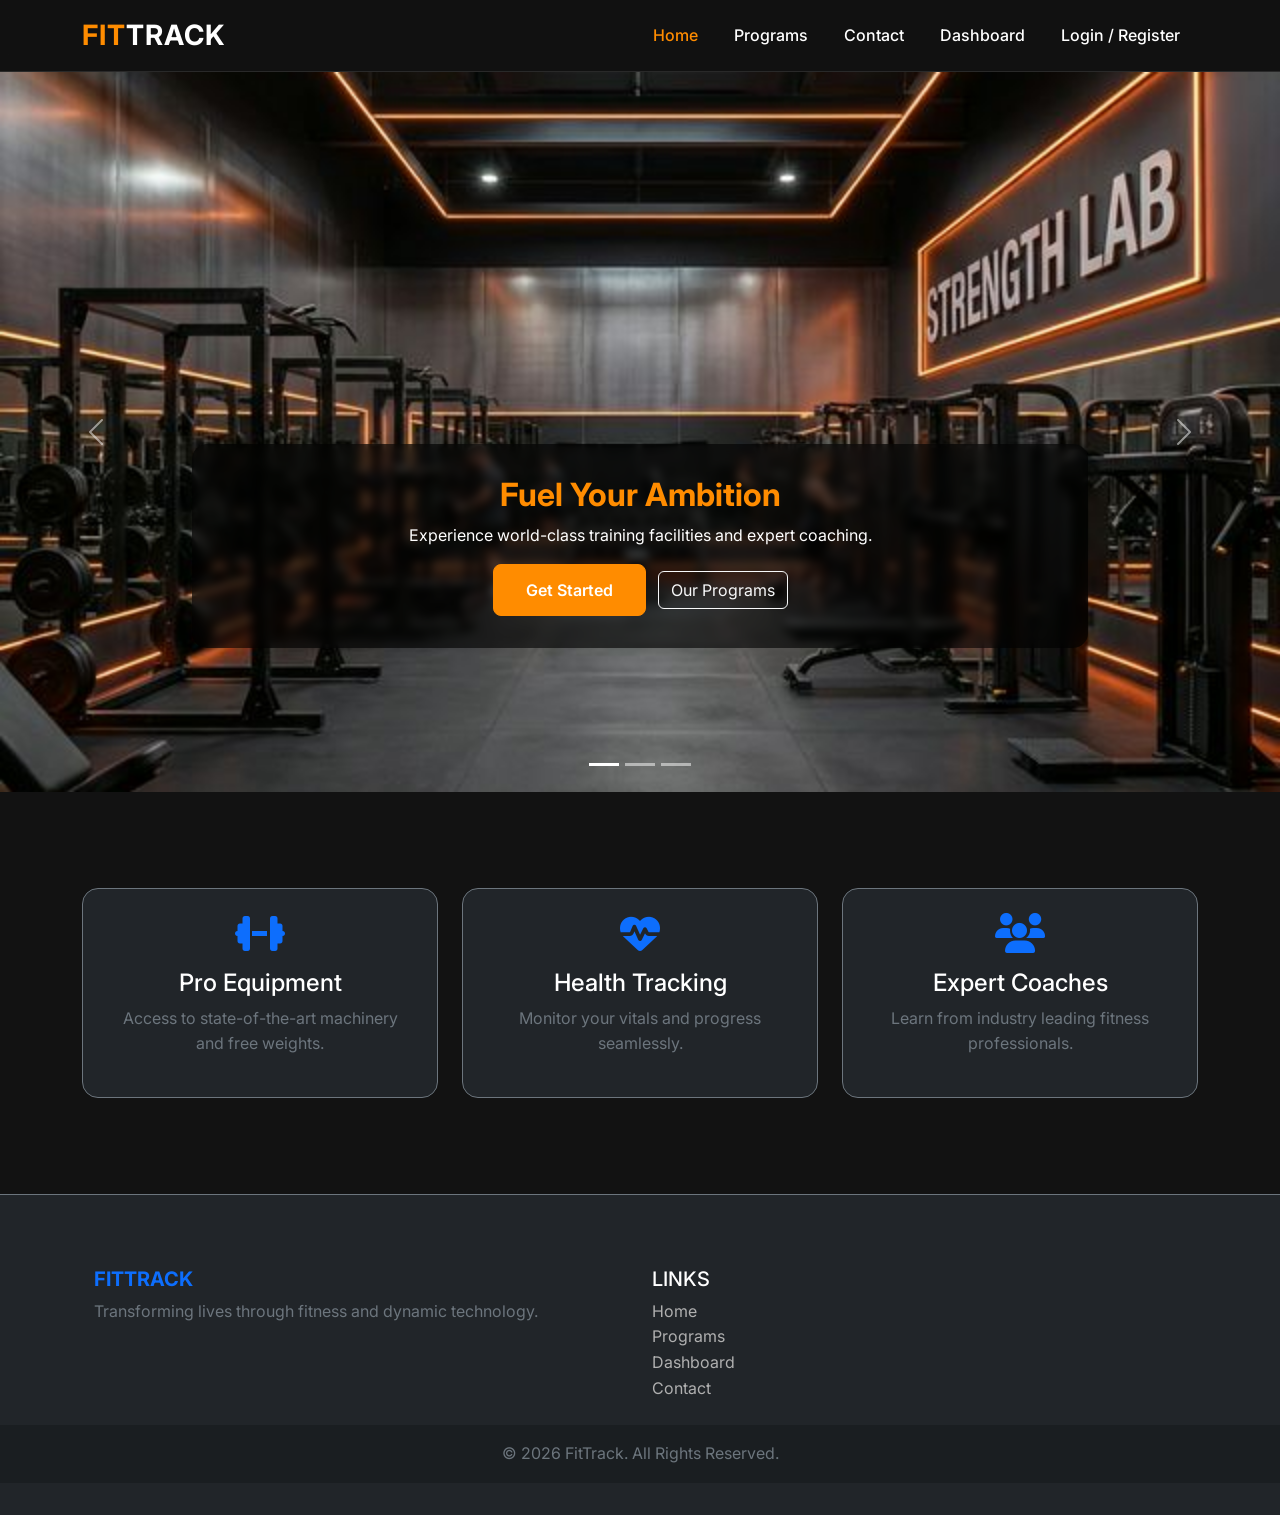
<file: index.html>
<!DOCTYPE html>
<html lang="en">
<head>
    <meta charset="UTF-8">
    <meta name="viewport" content="width=device-width, initial-scale=1.0">
    <title>FitTrack | Premium Fitness Solutions</title>
    <!-- Google Fonts -->
    <link href="https://fonts.googleapis.com/css2?family=Inter:wght@400;500;700;800&display=swap" rel="stylesheet">
    <!-- Bootstrap CSS -->
    <link href="https://cdn.jsdelivr.net/npm/bootstrap@5.3.0/dist/css/bootstrap.min.css" rel="stylesheet">
    <!-- Font Awesome -->
    <link rel="stylesheet" href="https://cdnjs.cloudflare.com/ajax/libs/font-awesome/6.4.0/css/all.min.css">
    <!-- Custom CSS -->
    <link rel="stylesheet" href="css/style.css">
</head>
<body class="dark-theme">

    <!-- Navigation -->
    <nav class="navbar navbar-expand-lg navbar-dark sticky-top glass-nav">
        <div class="container">
            <a class="navbar-brand fw-bold fs-3 text-primary" href="index.html">FIT<span class="text-white">TRACK</span></a>
            <button class="navbar-toggler border-0" type="button" data-bs-toggle="collapse" data-bs-target="#navbarNav">
                <span class="navbar-toggler-icon"></span>
            </button>
            <div class="collapse navbar-collapse" id="navbarNav">
                <ul class="navbar-nav ms-auto">
                    <li class="nav-item"><a class="nav-link active" href="index.html">Home</a></li>
                    <li class="nav-item"><a class="nav-link" href="programs.html">Programs</a></li>
                    <li class="nav-item"><a class="nav-link" href="contact.html">Contact</a></li>
                    <li class="nav-item"><a class="nav-link" href="membership.html">Dashboard</a></li>
                    <li class="nav-item"><a class="nav-link" href="login.html">Login / Register</a></li>
                </ul>
            </div>
        </div>
    </nav>

    <!-- Hero Section -->
    <header id="homeHero" class="carousel slide" data-bs-ride="carousel">
        <div class="carousel-indicators">
            <button type="button" data-bs-target="#homeHero" data-bs-slide-to="0" class="active"></button>
            <button type="button" data-bs-target="#homeHero" data-bs-slide-to="1"></button>
            <button type="button" data-bs-target="#homeHero" data-bs-slide-to="2"></button>
        </div>
        <div class="carousel-inner h-100">
            <div class="carousel-item active" style="background-image: url('images/hero1.png');">
                <div class="carousel-caption d-none d-md-block fade-in">
                    <h2>Fuel Your Ambition</h2>
                    <p>Experience world-class training facilities and expert coaching.</p>
                    <a href="login.html" class="btn btn-primary" id="heroRegisterBtn">Get Started</a>
                    <a href="programs.html" class="btn btn-outline-light ms-2">Our Programs</a>
                </div>
            </div>
            <div class="carousel-item" style="background-image: url('images/hero2.png');">
                <div class="carousel-caption d-none d-md-block fade-in">
                    <h2>Push Your Limits</h2>
                    <p>Advanced tracking tools to keep you on the right path.</p>
                    <a href="membership.html" class="btn btn-primary">Start Tracking</a>
                </div>
            </div>
            <div class="carousel-item" style="background-image: url('images/hero3.png');">
                <div class="carousel-caption d-none d-md-block fade-in">
                    <h2>Join the Community</h2>
                    <p>Train with professionals and peers who drive you forward.</p>
                    <a href="login.html" class="btn btn-primary">Join Now</a>
                </div>
            </div>
        </div>
        <button class="carousel-control-prev" type="button" data-bs-target="#homeHero" data-bs-slide="prev">
            <span class="carousel-control-prev-icon"></span>
        </button>
        <button class="carousel-control-next" type="button" data-bs-target="#homeHero" data-bs-slide="next">
            <span class="carousel-control-next-icon"></span>
        </button>
    </header>

    <!-- Content Sections -->
    <main>
        <!-- Features -->
        <section class="py-5">
            <div class="container py-5">
                <div class="row g-4 text-center">
                    <div class="col-md-4">
                        <div class="feature-card p-4 rounded-4 bg-dark border border-secondary h-100 drop-shadow">
                            <i class="fas fa-dumbbell fs-1 text-primary mb-3"></i>
                            <h3 class="h4 text-white">Pro Equipment</h3>
                            <p class="text-secondary">Access to state-of-the-art machinery and free weights.</p>
                        </div>
                    </div>
                    <div class="col-md-4">
                        <div class="feature-card p-4 rounded-4 bg-dark border border-secondary h-100 drop-shadow">
                            <i class="fas fa-heartbeat fs-1 text-primary mb-3"></i>
                            <h3 class="h4 text-white">Health Tracking</h3>
                            <p class="text-secondary">Monitor your vitals and progress seamlessly.</p>
                        </div>
                    </div>
                    <div class="col-md-4">
                        <div class="feature-card p-4 rounded-4 bg-dark border border-secondary h-100 drop-shadow">
                            <i class="fas fa-users fs-1 text-primary mb-3"></i>
                            <h3 class="h4 text-white">Expert Coaches</h3>
                            <p class="text-secondary">Learn from industry leading fitness professionals.</p>
                        </div>
                    </div>
                </div>
            </div>
        </section>
    </main>

    <!-- Footer -->
    <footer class="text-center text-lg-start bg-dark mt-auto border-top border-secondary pt-5">
        <div class="container p-4">
            <div class="row">
                <div class="col-lg-6 col-md-12 mb-4 mb-md-0">
                    <h5 class="text-uppercase text-primary fw-bold">FITTRACK</h5>
                    <p class="text-secondary">Transforming lives through fitness and dynamic technology.</p>
                </div>
                <div class="col-lg-3 col-md-6 mb-4 mb-md-0">
                    <h5 class="text-uppercase text-white">Links</h5>
                    <ul class="list-unstyled mb-0">
                        <li><a href="index.html" class="footer-link">Home</a></li>
                        <li><a href="programs.html" class="footer-link">Programs</a></li>
                        <li><a href="membership.html" class="footer-link">Dashboard</a></li>
                        <li><a href="contact.html" class="footer-link">Contact</a></li>
                    </ul>
                </div>
            </div>
        </div>
        <div class="text-center p-3 text-secondary" style="background-color: rgba(0, 0, 0, 0.2);">
            © 2026 FitTrack. All Rights Reserved.
        </div>
    </footer>

    <!-- Bootstrap Bundle with Popper -->
    <script src="https://cdn.jsdelivr.net/npm/bootstrap@5.3.0/dist/js/bootstrap.bundle.min.js"></script>
</body>
</html>
</file>
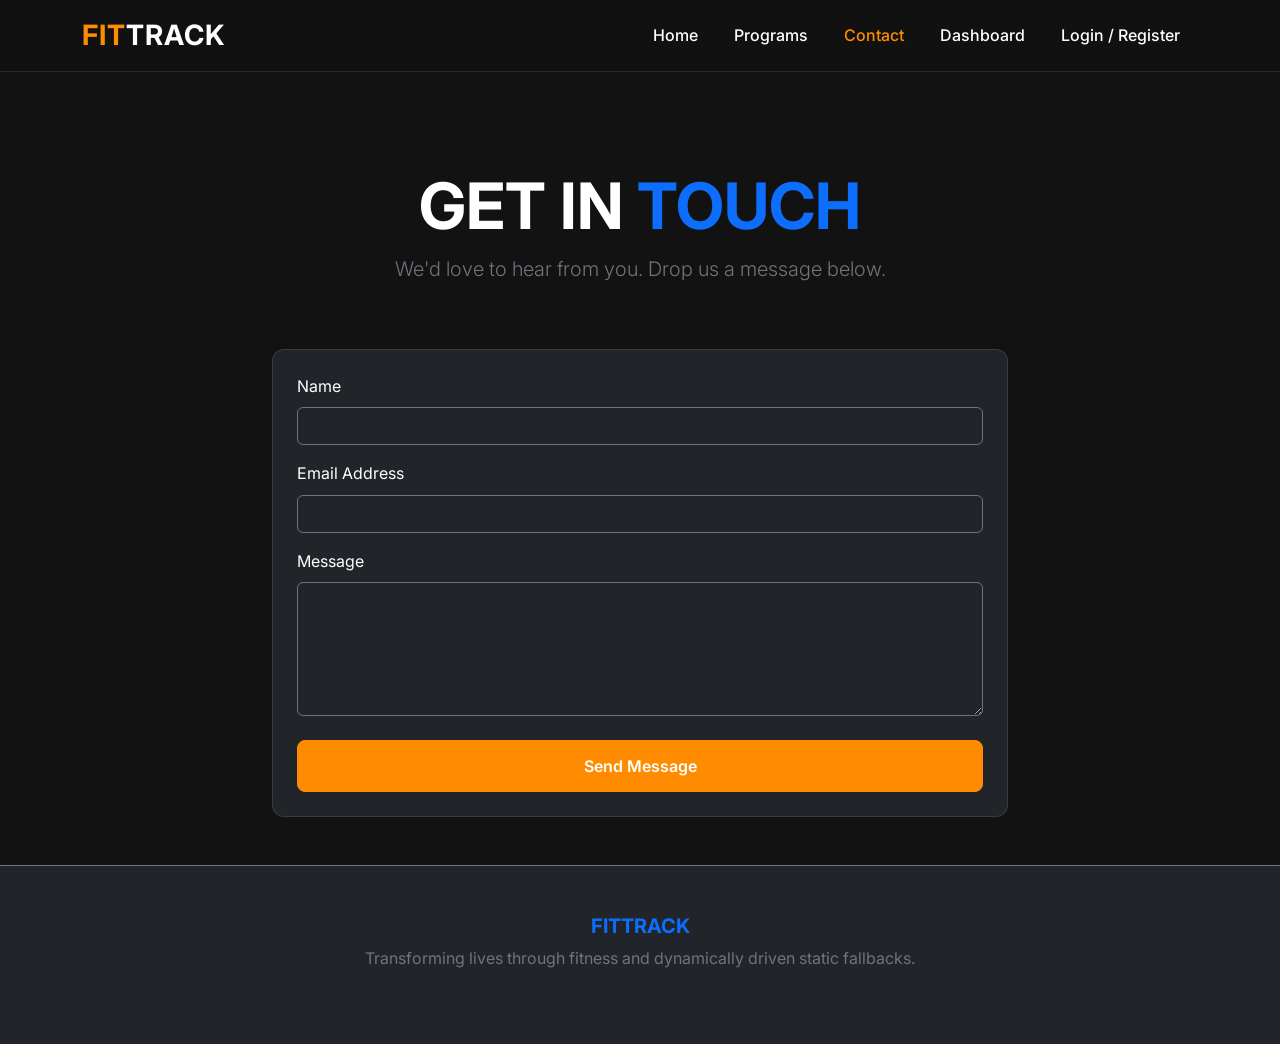
<file: contact.html>
<!DOCTYPE html>
<html lang="en">
<head>
    <meta charset="UTF-8">
    <meta name="viewport" content="width=device-width, initial-scale=1.0">
    <title>Contact Us | FitTrack</title>
    <link href="https://cdn.jsdelivr.net/npm/bootstrap@5.3.0/dist/css/bootstrap.min.css" rel="stylesheet">
    <link href="https://fonts.googleapis.com/css2?family=Inter:wght@400;500;700;800&display=swap" rel="stylesheet">
    <link rel="stylesheet" href="css/style.css">
</head>
<body class="dark-theme">
    <!-- Navigation -->
    <nav class="navbar navbar-expand-lg navbar-dark sticky-top">
        <div class="container">
            <a class="navbar-brand text-primary fw-bold fs-3" href="index.html">FIT<span class="text-white">TRACK</span></a>
            <button class="navbar-toggler" type="button" data-bs-toggle="collapse" data-bs-target="#navbarNav">
                <span class="navbar-toggler-icon"></span>
            </button>
            <div class="collapse navbar-collapse" id="navbarNav">
                <ul class="navbar-nav ms-auto">
                    <li class="nav-item"><a class="nav-link" href="index.html">Home</a></li>
                    <li class="nav-item"><a class="nav-link" href="programs.html">Programs</a></li>
                    <li class="nav-item"><a class="nav-link active" href="contact.html">Contact</a></li>
                    <li class="nav-item"><a class="nav-link" href="membership.html">Dashboard</a></li>
                    <li class="nav-item"><a class="nav-link" href="login.html">Login / Register</a></li>
                </ul>
            </div>
        </div>
    </nav>

    <header class="py-5 text-center">
        <div class="container">
            <h1 class="display-3 fw-bold mt-5 text-white">GET IN <span class="text-primary">TOUCH</span></h1>
            <p class="lead text-secondary">We'd love to hear from you. Drop us a message below.</p>
        </div>
    </header>

    <section class="pb-5">
        <div class="container">
            <div class="row justify-content-center">
                <div class="col-md-8">
                    <div class="card p-4 bg-dark">
                        <form action="#" method="GET">
                            <div class="mb-3">
                                <label class="form-label text-white">Name</label>
                                <input type="text" class="form-control bg-dark text-white border-secondary" required>
                            </div>
                            <div class="mb-3">
                                <label class="form-label text-white">Email Address</label>
                                <input type="email" class="form-control bg-dark text-white border-secondary" required>
                            </div>
                            <div class="mb-4">
                                <label class="form-label text-white">Message</label>
                                <textarea class="form-control bg-dark text-white border-secondary" rows="5" required></textarea>
                            </div>
                            <button type="button" class="btn btn-primary w-100" onclick="alert('Static HTML Demo: Message sent!')">Send Message</button>
                        </form>
                    </div>
                </div>
            </div>
        </div>
    </section>

    <!-- Footer -->
    <footer class="text-center text-lg-start bg-dark mt-auto border-top border-secondary pt-4">
        <div class="container p-4">
            <div class="row">
                <div class="col-lg-12 text-center">
                    <h5 class="text-uppercase text-primary fw-bold">FITTRACK</h5>
                    <p class="text-secondary">Transforming lives through fitness and dynamically driven static fallbacks.</p>
                </div>
            </div>
        </div>
    </footer>

    <script src="https://cdn.jsdelivr.net/npm/bootstrap@5.3.0/dist/js/bootstrap.bundle.min.js"></script>
</body>
</html>
</file>
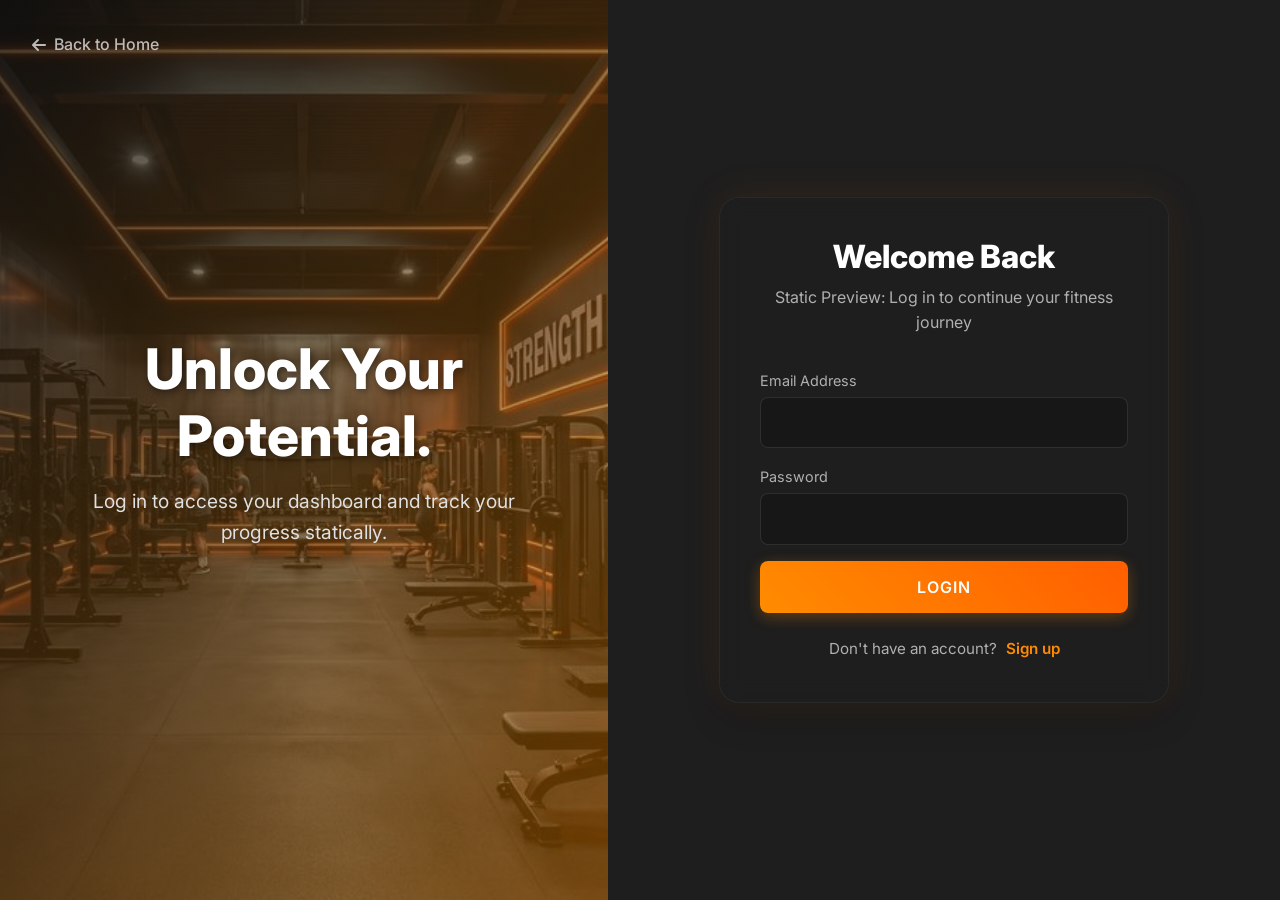
<file: login.html>
<!DOCTYPE html>
<html lang="en">
<head>
    <meta charset="UTF-8">
    <meta name="viewport" content="width=device-width, initial-scale=1.0">
    <title>Authentication | FitTrack</title>
    <link href="https://cdn.jsdelivr.net/npm/bootstrap@5.3.0/dist/css/bootstrap.min.css" rel="stylesheet">
    <link href="https://fonts.googleapis.com/css2?family=Inter:wght@400;500;600;700;800&display=swap" rel="stylesheet">
    <link rel="stylesheet" href="https://cdnjs.cloudflare.com/ajax/libs/font-awesome/6.4.0/css/all.min.css">
    <link rel="stylesheet" href="css/style.css">
    <link rel="stylesheet" href="css/login.css">
</head>
<body class="login-page">
    <div class="split-layout">
        <div class="split-left" style="background: url('images/hero1.png') no-repeat center center; background-size: cover;">
            <a href="index.html" class="back-home"><i class="fas fa-arrow-left"></i> Back to Home</a>
            <div class="split-left-content">
                <h1>Unlock Your Potential.</h1>
                <p>Log in to access your dashboard and track your progress statically.</p>
            </div>
        </div>
        <div class="split-right">
            <!-- Login Form -->
            <div class="auth-form-container" id="loginFormContainer">
                <div class="auth-header">
                    <h2>Welcome Back</h2>
                    <p>Static Preview: Log in to continue your fitness journey</p>
                </div>
                <form class="auth-form" action="membership.html" method="GET">
                    <div class="mb-3">
                        <label class="form-label">Email Address</label>
                        <input type="email" class="form-control" required>
                    </div>
                    <div class="mb-3">
                        <label class="form-label">Password</label>
                        <input type="password" class="form-control" required>
                    </div>
                    <button type="submit" class="btn btn-auth">Login</button>
                    <div class="auth-switch">
                        Don't have an account? <a href="#" id="showRegister">Sign up</a>
                    </div>
                </form>
            </div>

            <!-- Register Form -->
            <div class="auth-form-container d-none" id="registerFormContainer">
                <div class="auth-header">
                    <h2>Join FitTrack</h2>
                    <p>Static Preview: Create an account</p>
                </div>
                <form class="auth-form" action="login.html" method="GET">
                    <div class="mb-3">
                        <label class="form-label">Username</label>
                        <input type="text" class="form-control" required>
                    </div>
                    <div class="mb-3">
                        <label class="form-label">Email Address</label>
                        <input type="email" class="form-control" required>
                    </div>
                    <div class="mb-3">
                        <label class="form-label">Password</label>
                        <input type="password" class="form-control" required>
                    </div>
                    <button type="submit" class="btn btn-auth mt-2" onclick="alert('Static HTML Demo: Registered successfully!');">Create Account</button>
                    <div class="auth-switch">
                        Already have an account? <a href="#" id="showLogin">Log in</a>
                    </div>
                </form>
            </div>
        </div>
    </div>

    <script>
        document.getElementById('showRegister').addEventListener('click', function(e) {
            e.preventDefault();
            document.getElementById('loginFormContainer').classList.add('d-none');
            document.getElementById('registerFormContainer').classList.remove('d-none');
        });
        document.getElementById('showLogin').addEventListener('click', function(e) {
            e.preventDefault();
            document.getElementById('registerFormContainer').classList.add('d-none');
            document.getElementById('loginFormContainer').classList.remove('d-none');
        });
    </script>
</body>
</html>
</file>
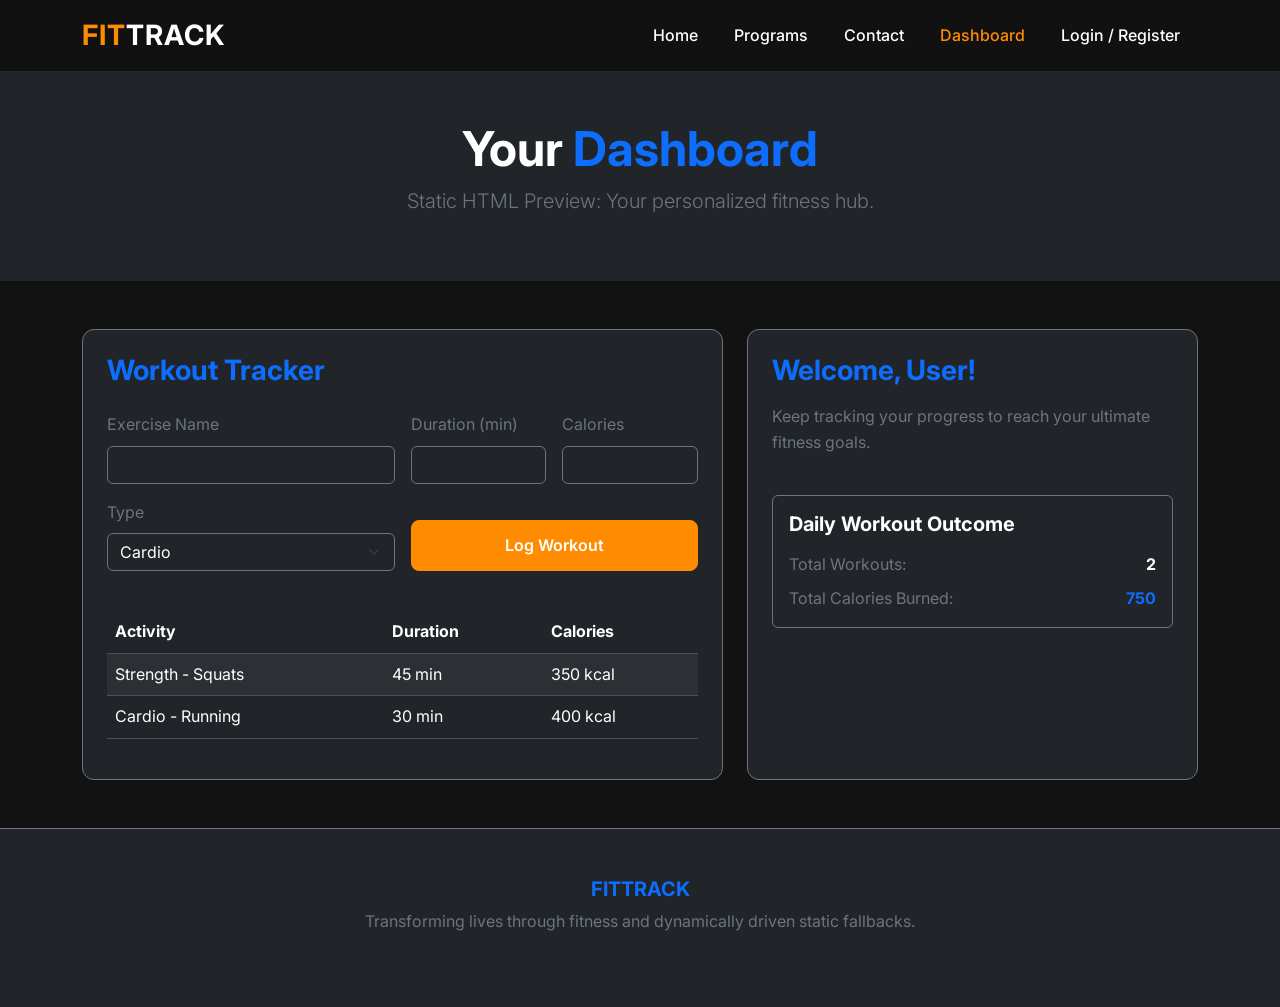
<file: membership.html>
<!DOCTYPE html>
<html lang="en">
<head>
    <meta charset="UTF-8">
    <meta name="viewport" content="width=device-width, initial-scale=1.0">
    <title>Dashboard | FitTrack</title>
    <!-- Google Fonts -->
    <link href="https://fonts.googleapis.com/css2?family=Inter:wght@400;500;700;800&display=swap" rel="stylesheet">
    <!-- Bootstrap CSS -->
    <link href="https://cdn.jsdelivr.net/npm/bootstrap@5.3.0/dist/css/bootstrap.min.css" rel="stylesheet">
    <!-- Font Awesome -->
    <link rel="stylesheet" href="https://cdnjs.cloudflare.com/ajax/libs/font-awesome/6.4.0/css/all.min.css">
    <!-- Custom CSS -->
    <link rel="stylesheet" href="css/style.css">
</head>
<body class="dark-theme">

    <nav class="navbar navbar-expand-lg navbar-dark sticky-top glass-nav">
        <div class="container">
            <a class="navbar-brand text-primary fw-bold fs-3" href="index.html">FIT<span class="text-white">TRACK</span></a>
            <button class="navbar-toggler" type="button" data-bs-toggle="collapse" data-bs-target="#navbarNav">
                <span class="navbar-toggler-icon"></span>
            </button>
            <div class="collapse navbar-collapse" id="navbarNav">
                <ul class="navbar-nav ms-auto">
                    <li class="nav-item"><a class="nav-link" href="index.html">Home</a></li>
                    <li class="nav-item"><a class="nav-link" href="programs.html">Programs</a></li>
                    <li class="nav-item"><a class="nav-link" href="contact.html">Contact</a></li>
                    <li class="nav-item"><a class="nav-link active" href="membership.html">Dashboard</a></li>
                    <li class="nav-item"><a class="nav-link" href="login.html">Login / Register</a></li>
                </ul>
            </div>
        </div>
    </nav>

    <header class="py-5 bg-dark">
        <div class="container text-center">
            <h1 class="display-5 fw-bold text-white">Your <span class="text-primary">Dashboard</span></h1>
            <p class="lead text-secondary">Static HTML Preview: Your personalized fitness hub.</p>
        </div>
    </header>

    <main class="container py-5">
        <div class="row g-4">
            <div class="col-lg-7">
                <div class="card p-4 h-100 bg-dark border-secondary">
                    <h2 class="h3 fw-bold mb-4 text-primary">Workout Tracker</h2>
                    <form id="workoutForm" class="row g-3 mb-4" onsubmit="event.preventDefault(); alert('Static Demo: Workout Logged!');">
                        <div class="col-md-6">
                            <label class="form-label text-secondary">Exercise Name</label>
                            <input type="text" class="form-control bg-dark text-white border-secondary" placeholder="e.g. Bench Press" required>
                        </div>
                        <div class="col-md-3">
                            <label class="form-label text-secondary">Duration (min)</label>
                            <input type="number" class="form-control bg-dark text-white border-secondary" placeholder="30" required>
                        </div>
                        <div class="col-md-3">
                            <label class="form-label text-secondary">Calories</label>
                            <input type="number" class="form-control bg-dark text-white border-secondary" placeholder="200" required>
                        </div>
                        <div class="col-md-6">
                            <label class="form-label text-secondary">Type</label>
                            <select class="form-select bg-dark text-white border-secondary">
                                <option value="Cardio">Cardio</option>
                                <option value="Strength">Strength</option>
                            </select>
                        </div>
                        <div class="col-md-6 d-flex align-items-end">
                            <button type="submit" class="btn btn-primary w-100">Log Workout</button>
                        </div>
                    </form>

                    <div class="table-responsive">
                        <table class="table table-dark table-striped table-hover mt-3">
                            <thead>
                                <tr>
                                    <th>Activity</th>
                                    <th>Duration</th>
                                    <th>Calories</th>
                                </tr>
                            </thead>
                            <tbody>
                                <tr>
                                    <td>Strength - Squats</td>
                                    <td>45 min</td>
                                    <td>350 kcal</td>
                                </tr>
                                <tr>
                                    <td>Cardio - Running</td>
                                    <td>30 min</td>
                                    <td>400 kcal</td>
                                </tr>
                            </tbody>
                        </table>
                    </div>
                </div>
            </div>

            <div class="col-lg-5">
                <div class="card p-4 bg-dark border-secondary h-100">
                    <h2 class="h3 fw-bold text-primary mb-3">Welcome, User!</h2>
                    <p class="text-secondary">Keep tracking your progress to reach your ultimate fitness goals.</p>
                    <div class="mt-4 p-3 border border-secondary rounded">
                         <h5 class="fw-bold mb-3 text-white">Daily Workout Outcome</h5>
                         <div class="d-flex justify-content-between mb-2">
                             <span class="text-secondary">Total Workouts:</span>
                             <span class="text-white fw-bold">2</span>
                         </div>
                         <div class="d-flex justify-content-between">
                             <span class="text-secondary">Total Calories Burned:</span>
                             <span class="text-primary fw-bold">750</span>
                         </div>
                    </div>
                </div>
            </div>
        </div>
    </main>

    <!-- Footer -->
    <footer class="text-center text-lg-start bg-dark mt-auto border-top border-secondary pt-4">
        <div class="container p-4">
            <div class="row">
                <div class="col-lg-12 text-center">
                    <h5 class="text-uppercase text-primary fw-bold">FITTRACK</h5>
                    <p class="text-secondary">Transforming lives through fitness and dynamically driven static fallbacks.</p>
                </div>
            </div>
        </div>
    </footer>

    <script src="https://cdn.jsdelivr.net/npm/bootstrap@5.3.0/dist/js/bootstrap.bundle.min.js"></script>
</body>
</html>
</file>
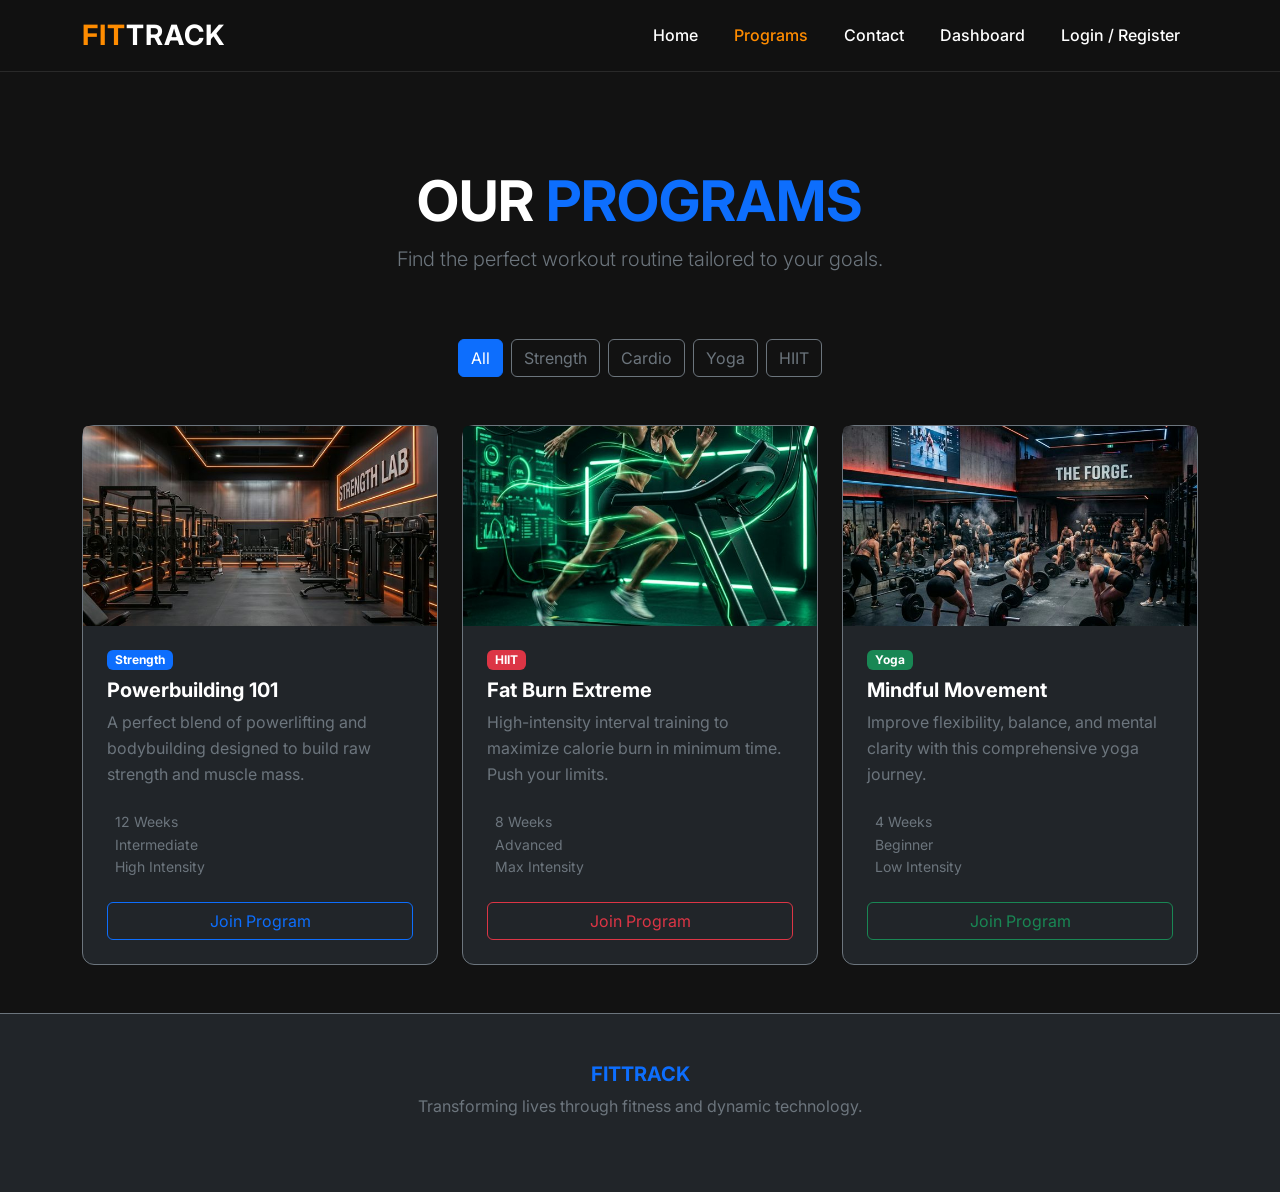
<file: programs.html>
<!DOCTYPE html>
<html lang="en">
<head>
    <meta charset="UTF-8">
    <meta name="viewport" content="width=device-width, initial-scale=1.0">
    <title>Programs | FitTrack</title>
    <!-- Google Fonts -->
    <link href="https://fonts.googleapis.com/css2?family=Inter:wght@400;500;700;800&display=swap" rel="stylesheet">
    <!-- Bootstrap CSS -->
    <link href="https://cdn.jsdelivr.net/npm/bootstrap@5.3.0/dist/css/bootstrap.min.css" rel="stylesheet">
    <!-- Custom CSS -->
    <link rel="stylesheet" href="css/style.css">
</head>
<body class="dark-theme">

    <!-- Navigation -->
    <nav class="navbar navbar-expand-lg navbar-dark sticky-top glass-nav">
        <div class="container">
            <a class="navbar-brand text-primary fw-bold fs-3" href="index.html">FIT<span class="text-white">TRACK</span></a>
            <button class="navbar-toggler" type="button" data-bs-toggle="collapse" data-bs-target="#navbarNav">
                <span class="navbar-toggler-icon"></span>
            </button>
            <div class="collapse navbar-collapse" id="navbarNav">
                <ul class="navbar-nav ms-auto">
                    <li class="nav-item"><a class="nav-link" href="index.html">Home</a></li>
                    <li class="nav-item"><a class="nav-link active" href="programs.html">Programs</a></li>
                    <li class="nav-item"><a class="nav-link" href="contact.html">Contact</a></li>
                    <li class="nav-item"><a class="nav-link" href="membership.html">Dashboard</a></li>
                    <li class="nav-item"><a class="nav-link" href="login.html">Login / Register</a></li>
                </ul>
            </div>
        </div>
    </nav>

    <!-- Header -->
    <header class="py-5 text-center">
        <div class="container">
            <h1 class="display-4 fw-bold mt-5 text-white">OUR <span class="text-primary">PROGRAMS</span></h1>
            <p class="lead text-secondary">Find the perfect workout routine tailored to your goals.</p>
        </div>
    </header>

    <!-- Filters -->
    <section class="container mb-5">
        <div class="d-flex justify-content-center gap-2 flex-wrap">
            <button class="btn btn-outline-primary active">All</button>
            <button class="btn btn-outline-secondary">Strength</button>
            <button class="btn btn-outline-secondary">Cardio</button>
            <button class="btn btn-outline-secondary">Yoga</button>
            <button class="btn btn-outline-secondary">HIIT</button>
        </div>
    </section>

    <!-- Programs Grid -->
    <section class="container pb-5">
        <div class="row g-4 d-flex">
            <!-- Program 1 -->
            <div class="col-md-6 col-lg-4 d-flex">
                <div class="card bg-dark text-white border-secondary h-100 flex-fill w-100">
                    <img src="images/hero1.png" class="card-img-top program-img" alt="Strength Training" style="height: 200px; object-fit: cover;">
                    <div class="card-body d-flex flex-column p-4">
                        <span class="badge bg-primary mb-2 align-self-start">Strength</span>
                        <h5 class="card-title fw-bold">Powerbuilding 101</h5>
                        <p class="card-text text-secondary mb-4 flex-grow-1">A perfect blend of powerlifting and bodybuilding designed to build raw strength and muscle mass.</p>
                        <ul class="list-unstyled mb-4 text-secondary small">
                            <li><i class="fas fa-clock text-primary me-2"></i> 12 Weeks</li>
                            <li><i class="fas fa-signal text-primary me-2"></i> Intermediate</li>
                            <li><i class="fas fa-fire text-primary me-2"></i> High Intensity</li>
                        </ul>
                        <div class="mt-auto">
                            <a href="login.html" class="btn btn-outline-primary w-100">Join Program</a>
                        </div>
                    </div>
                </div>
            </div>

            <!-- Program 2 -->
            <div class="col-md-6 col-lg-4 d-flex">
                <div class="card bg-dark text-white border-secondary h-100 flex-fill w-100">
                    <img src="images/hero2.png" class="card-img-top program-img" alt="HIIT" style="height: 200px; object-fit: cover;">
                    <div class="card-body d-flex flex-column p-4">
                        <span class="badge bg-danger mb-2 align-self-start">HIIT</span>
                        <h5 class="card-title fw-bold">Fat Burn Extreme</h5>
                        <p class="card-text text-secondary mb-4 flex-grow-1">High-intensity interval training to maximize calorie burn in minimum time. Push your limits.</p>
                        <ul class="list-unstyled mb-4 text-secondary small">
                            <li><i class="fas fa-clock text-danger me-2"></i> 8 Weeks</li>
                            <li><i class="fas fa-signal text-danger me-2"></i> Advanced</li>
                            <li><i class="fas fa-fire text-danger me-2"></i> Max Intensity</li>
                        </ul>
                        <div class="mt-auto">
                            <a href="login.html" class="btn btn-outline-danger w-100">Join Program</a>
                        </div>
                    </div>
                </div>
            </div>
            
            <!-- Program 3 -->
            <div class="col-md-6 col-lg-4 d-flex">
                <div class="card bg-dark text-white border-secondary h-100 flex-fill w-100">
                    <img src="images/hero3.png" class="card-img-top program-img" alt="Yoga" style="height: 200px; object-fit: cover;">
                    <div class="card-body d-flex flex-column p-4">
                        <span class="badge bg-success mb-2 align-self-start">Yoga</span>
                        <h5 class="card-title fw-bold">Mindful Movement</h5>
                        <p class="card-text text-secondary mb-4 flex-grow-1">Improve flexibility, balance, and mental clarity with this comprehensive yoga journey.</p>
                        <ul class="list-unstyled mb-4 text-secondary small">
                            <li><i class="fas fa-clock text-success me-2"></i> 4 Weeks</li>
                            <li><i class="fas fa-signal text-success me-2"></i> Beginner</li>
                            <li><i class="fas fa-fire text-success me-2"></i> Low Intensity</li>
                        </ul>
                        <div class="mt-auto">
                            <a href="login.html" class="btn btn-outline-success w-100">Join Program</a>
                        </div>
                    </div>
                </div>
            </div>
        </div>
    </section>

    <!-- Footer -->
    <footer class="text-center text-lg-start bg-dark mt-auto border-top border-secondary pt-4">
        <div class="container p-4">
            <div class="row">
                <div class="col-lg-12 text-center">
                    <h5 class="text-uppercase text-primary fw-bold">FITTRACK</h5>
                    <p class="text-secondary">Transforming lives through fitness and dynamic technology.</p>
                </div>
            </div>
        </div>
    </footer>

    <script src="https://cdn.jsdelivr.net/npm/bootstrap@5.3.0/dist/js/bootstrap.bundle.min.js"></script>
</body>
</html>
</file>
<file: css/login.css>
/* Premium Split-Screen Login Styles */
body.login-page {
    margin: 0;
    padding: 0;
    overflow: hidden;
    height: 100vh;
    background-color: var(--dark-bg);
}

.split-layout {
    display: flex;
    height: 100vh;
}

.split-left {
    flex: 1;
    background: url('../images/hero1.png') no-repeat center center;
    background-size: cover;
    position: relative;
    display: flex;
    align-items: center;
    justify-content: center;
    color: white;
}

.split-left::before {
    content: '';
    position: absolute;
    top: 0; left: 0; right: 0; bottom: 0;
    background: linear-gradient(135deg, rgba(18,18,18,0.8) 0%, rgba(255,140,0,0.4) 100%);
}

.split-left-content {
    position: relative;
    z-index: 1;
    text-align: center;
    padding: 3rem;
    max-width: 600px;
    animation: fadeInLeft 1s ease forwards;
}

.split-left-content h1 {
    font-size: 3.5rem;
    font-weight: 800;
    margin-bottom: 1rem;
    text-shadow: 2px 2px 8px rgba(0,0,0,0.5);
}

.split-left-content p {
    font-size: 1.2rem;
    color: #e0e0e0;
}

.split-right {
    flex: 1;
    background-color: var(--dark-surface);
    display: flex;
    flex-direction: column;
    justify-content: center;
    align-items: center;
    padding: 2rem;
    position: relative;
    overflow-y: auto;
}

.auth-form-container {
    width: 100%;
    max-width: 450px;
    padding: 2.5rem;
    background: rgba(30, 30, 30, 0.6);
    border: 1px solid rgba(255, 255, 255, 0.05);
    border-radius: 20px;
    box-shadow: 0 15px 35px rgba(0,0,0,0.2), 0 0 40px rgba(255,140,0,0.1);
    backdrop-filter: blur(10px);
    animation: fadeInRight 1s ease forwards;
}

.auth-header {
    text-align: center;
    margin-bottom: 2rem;
}

.auth-header h2 {
    font-weight: 800;
    color: white;
    margin-bottom: 0.5rem;
}

.auth-header p {
    color: var(--text-secondary);
}

.social-login {
    display: flex;
    flex-direction: column;
    gap: 1rem;
    margin-bottom: 1.5rem;
}

.btn-social {
    display: flex;
    align-items: center;
    justify-content: center;
    gap: 10px;
    width: 100%;
    padding: 0.8rem;
    background: transparent;
    border: 1px solid rgba(255, 255, 255, 0.2);
    color: white;
    border-radius: 8px;
    font-weight: 500;
    transition: all 0.3s ease;
}

.btn-social:hover {
    background: rgba(255, 255, 255, 0.05);
    border-color: var(--primary-color);
    transform: translateY(-2px);
}

.btn-social img {
    width: 20px;
    height: 20px;
}

.divider {
    display: flex;
    align-items: center;
    text-align: center;
    margin: 1.5rem 0;
    color: var(--text-secondary);
    font-size: 0.9rem;
}

.divider::before,
.divider::after {
    content: '';
    flex: 1;
    border-bottom: 1px solid rgba(255, 255, 255, 0.1);
}

.divider:not(:empty)::before {
    margin-right: .25em;
}

.divider:not(:empty)::after {
    margin-left: .25em;
}

.auth-form .form-control {
    background: rgba(0, 0, 0, 0.2);
    border: 1px solid rgba(255, 255, 255, 0.1);
    color: white;
    padding: 0.8rem 1rem;
    border-radius: 8px;
}

.auth-form .form-control:focus {
    background: rgba(0, 0, 0, 0.4);
    border-color: var(--primary-color);
    box-shadow: 0 0 0 3px rgba(255, 140, 0, 0.2);
}

.auth-form .form-label {
    color: var(--text-secondary);
    font-size: 0.9rem;
    margin-bottom: 0.3rem;
}

.form-options {
    display: flex;
    justify-content: space-between;
    align-items: center;
    margin-bottom: 1.5rem;
    font-size: 0.9rem;
}

.form-options a {
    color: var(--primary-color);
    text-decoration: none;
    transition: color 0.3s;
}

.form-options a:hover {
    color: #ffd000;
}

.btn-auth {
    width: 100%;
    padding: 0.9rem;
    border-radius: 8px;
    font-weight: 600;
    text-transform: uppercase;
    letter-spacing: 1px;
    background: linear-gradient(45deg, var(--primary-color), #ff5e00);
    border: none;
    color: white;
    transition: all 0.3s ease;
    box-shadow: 0 4px 15px rgba(255, 140, 0, 0.3);
}

.btn-auth:hover {
    transform: translateY(-2px);
    box-shadow: 0 6px 20px rgba(255, 140, 0, 0.4);
}

.auth-switch {
    text-align: center;
    margin-top: 1.5rem;
    font-size: 0.95rem;
    color: var(--text-secondary);
}

.auth-switch a {
    color: var(--primary-color);
    font-weight: 600;
    text-decoration: none;
    margin-left: 5px;
    transition: color 0.3s;
}

.auth-switch a:hover {
    color: #ffb700;
    text-decoration: underline;
}

.back-home {
    position: absolute;
    top: 2rem;
    left: 2rem;
    color: white;
    text-decoration: none;
    display: flex;
    align-items: center;
    gap: 8px;
    font-weight: 500;
    z-index: 10;
    opacity: 0.7;
    transition: opacity 0.3s, transform 0.3s;
}

.back-home:hover {
    opacity: 1;
    transform: translateX(-5px);
    color: white;
}

/* Toggle Views */
#registerView {
    display: none;
}

@keyframes fadeInLeft {
    from { opacity: 0; transform: translateX(-50px); }
    to { opacity: 1; transform: translateX(0); }
}

@keyframes fadeInRight {
    from { opacity: 0; transform: translateX(50px); }
    to { opacity: 1; transform: translateX(0); }
}

@media (max-width: 991px) {
    .split-layout {
        flex-direction: column;
        height: auto;
        min-height: 100vh;
    }
    .split-left {
        flex: none;
        height: 30vh;
        min-height: 250px;
    }
    .split-left-content h1 {
        font-size: 2rem;
    }
    .split-right {
        flex: 1;
        padding: 2rem 1rem;
    }
    .back-home {
        top: 1rem;
        left: 1rem;
    }
}
</file>
<file: css/style.css>
/* 
 * Fitness Tracker Core Styles
 * Theme: Dark with Orange/Green Accents
 * Framework: Bootstrap 5 + Custom CSS
 */

:root {
    --primary-color: #ff8c00;
    /* Dark Orange */
    --secondary-color: #28a745;
    /* Success Green */
    --dark-bg: #121212;
    --dark-surface: #1e1e1e;
    --text-primary: #ffffff;
    --text-secondary: #b0b0b0;
    --accent-glow: rgba(255, 140, 0, 0.3);
}

body {
    background-color: var(--dark-bg);
    color: var(--text-primary);
    font-family: 'Inter', -apple-system, BlinkMacSystemFont, "Segoe UI", Roboto, sans-serif;
    line-height: 1.6;
    overflow-x: hidden;
}

/* Navbar Tuning */
.navbar {
    background-color: rgba(18, 18, 18, 0.95) !important;
    backdrop-filter: blur(10px);
    border-bottom: 1px solid rgba(255, 255, 255, 0.1);
    transition: all 0.3s ease;
}

.navbar-brand {
    font-weight: 800;
    letter-spacing: 1px;
    color: var(--primary-color) !important;
}

.nav-link {
    color: var(--text-primary) !important;
    font-weight: 500;
    margin: 0 10px;
    transition: color 0.3s ease;
}

.nav-link:hover,
.nav-link.active {
    color: var(--primary-color) !important;
}

/* Hero Carousel */
.carousel-item {
    height: 80vh;
    min-height: 400px;
    background: no-repeat center center scroll;
    background-size: cover;
}

.carousel-caption {
    background: rgba(0, 0, 0, 0.6);
    padding: 2rem;
    border-radius: 15px;
    bottom: 20%;
    backdrop-filter: blur(5px);
}

.carousel-caption h2 {
    color: var(--primary-color);
    font-weight: 700;
}

/* Cards & Components */
.card {
    background-color: var(--dark-surface);
    border: 1px solid rgba(255, 255, 255, 0.1);
    color: var(--text-primary);
    transition: transform 0.3s ease, box-shadow 0.3s ease;
    border-radius: 12px;
}

.card:hover {
    transform: translateY(-10px);
    box-shadow: 0 10px 20px var(--accent-glow);
    border-color: var(--primary-color);
}

.btn-primary {
    background-color: var(--primary-color);
    border-color: var(--primary-color);
    font-weight: 600;
    padding: 0.8rem 2rem;
    border-radius: 8px;
    transition: all 0.3s ease;
}

.btn-primary:hover {
    background-color: #e67e00;
    border-color: #e67e00;
    transform: scale(1.05);
}

/* Tracker Table */
.table {
    color: var(--text-primary);
}

.table-dark {
    background-color: var(--dark-surface);
}

/* Footer */
footer {
    background-color: #0a0a0a;
    padding: 4rem 0 2rem;
    margin-top: 5rem;
    border-top: 1px solid rgba(255, 255, 255, 0.1);
}

.footer-link {
    color: var(--text-secondary);
    text-decoration: none;
    transition: color 0.3s ease;
}

.footer-link:hover {
    color: var(--primary-color);
}

.navbar-scrolled {
    background-color: #000000 !important;
}

.bg-orange {
    background-color: var(--primary-color) !important;
    color: white;
}

/* Animations */
@keyframes fadeIn {
    from {
        opacity: 0;
        transform: translateY(20px);
    }

    to {
        opacity: 1;
        transform: translateY(0);
    }
}

.fade-in {
    animation: fadeIn 0.8s ease forwards;
}

/* Form Styles */
.form-control:focus,
.form-select:focus {
    background-color: #1a1a1a;
    color: white;
    border-color: var(--primary-color);
    box-shadow: 0 0 0 0.25rem var(--accent-glow);
}

.is-invalid {
    border-color: #dc3545 !important;
}

/* Responsive Utilities */
@media (max-width: 768px) {
    .carousel-item {
        height: 60vh;
    }

    .carousel-caption {
        padding: 1rem;
        width: 90%;
        left: 5%;
    }
}
</file>
